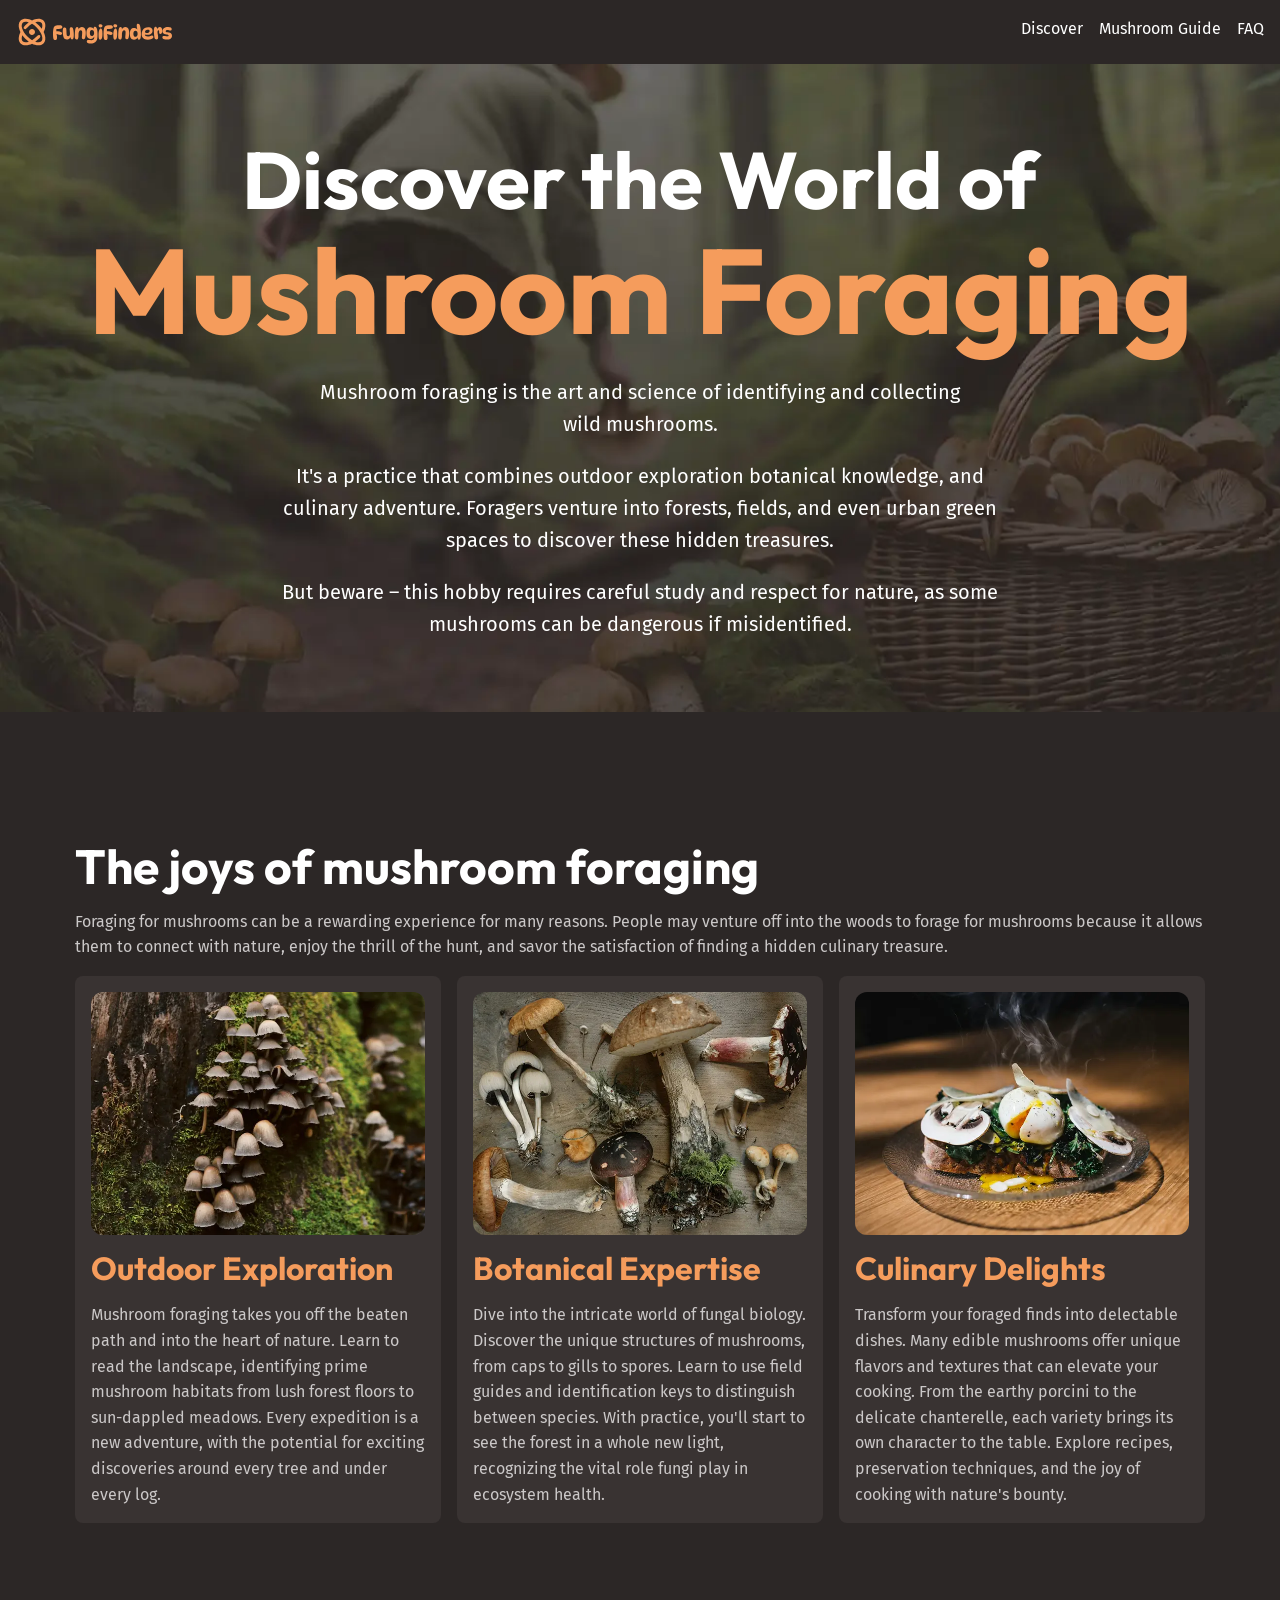
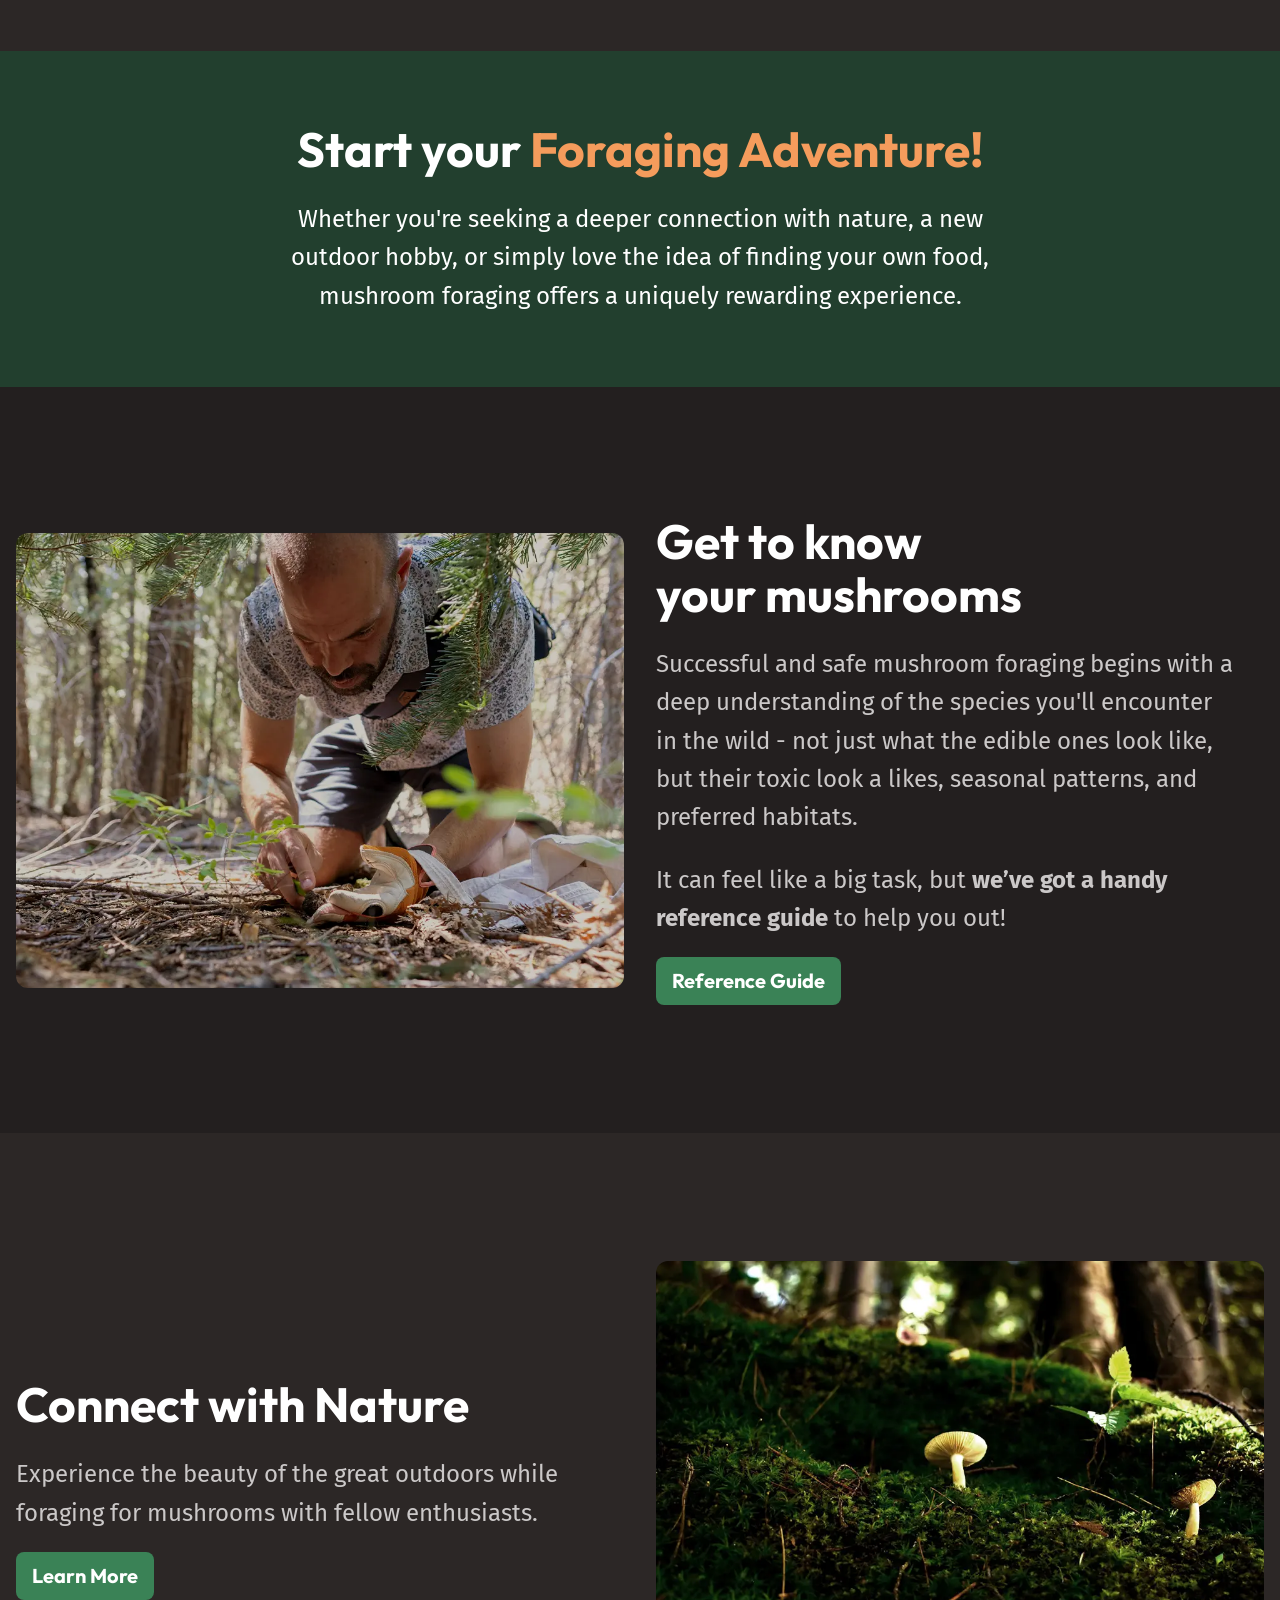
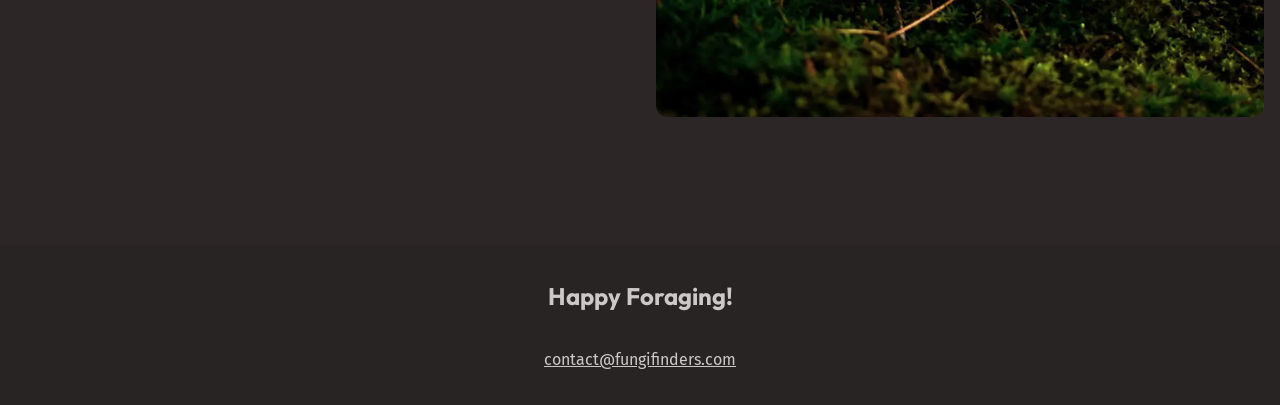
<file: index.html>
<!DOCTYPE html>
<html lang="en">
<head>
    <meta charset="UTF-8">
    <meta name="viewport" content="width=device-width, initial-scale=1.0">
    <title>Fungi Finder</title>
    <link rel="preconnect" href="https://fonts.googleapis.com" />
    <link rel="preconnect" href="https://fonts.gstatic.com" crossorigin />
    <link
    href="https://fonts.googleapis.com/css2?family=Fira+Sans:wght@400;700&family=Outfit:wght@100..900&display=swap"
    rel="stylesheet"
    />
    <link rel="stylesheet" href="./style.css" type="text/css" media="all">
    <script src="/main.js" defer></script>
</head>
<body>
    <a class="skip-to-main" href="#main">Skip to main Content</a>
    <header class="site-header">
        <div class="wrapper" data-width="wide">
            <div class="site-header__inner">
                <img src="/assets/fungi-finders.svg" alt="Fungi Finders">
                <button aria-controls="primary-nav" aria-expanded="false">
                    <span class="visually-hidden">Menu</span>
                    <img src="/assets/hamburger.svg" alt="">
                </button>
                <nav id="primary-nav" class="primary-navigation">
                    <ul role="list">
                        <li><a href="/">Discover</a></li>
                        <li><a href="/mushroom-guide.html">Mushroom Guide</a></li>
                        <li><a href="/mushroom-guide.html#faq">FAQ</a></li>
                    </ul>
                </nav>
            </div>
        </div>
    </header>
    <main id="main">
    <section class="hero flow section" data-padding="compact">
        <div class="wrapper">
            <h1 class="hero__title">Discover the World of <span>Mushroom Foraging</span></h1>
        </div>
        <div class="wrapper" data-width="narrow">
            <div class="flow">
                <p>Mushroom foraging is the art and science of identifying and collecting wild mushrooms.</p>
                <p>It's a practice that combines outdoor exploration botanical knowledge, and culinary adventure. Foragers venture into forests, fields, and even urban green spaces to discover these hidden treasures.</p>
                <p>But beware – this hobby requires careful study and respect for nature, as some mushrooms can be dangerous if misidentified.</p>
            </div>
        </div>
    </section>

    <section class="section">
        <div class="wrapper flow">
            <div class="flow">
                <h2 class="section-title">The joys of mushroom foraging</h2>
                <p>Foraging for mushrooms can be a rewarding experience for many reasons. People may venture off into the woods to forage for mushrooms because it allows them to connect with nature, enjoy the thrill of the hunt, and savor the satisfaction of finding a hidden culinary treasure.</p>
            </div>
                <!-- Three-columns -->
                <div class="equal-columns">
                    <div class="card">
                        <img src="/assets/outdoor-exploration.webp" alt="Tightly grouped brown mushrooms growing up a mossy tree trunk">
                        <h3 class="card__title">Outdoor Exploration</h3>
                        <p>Mushroom foraging takes you off the beaten path and into the heart of nature. Learn to read the landscape, identifying prime mushroom habitats from lush forest floors to sun-dappled meadows. Every expedition is a new adventure, with the potential for exciting discoveries around every tree and under every log.</p>
                    </div>
                    <div class="card">
                        <img src="/assets/botanical-expertise.webp" alt="Wild mushrooms on the table">
                        <h3 class="card__title">Botanical Expertise</h3>
                        <p>Dive into the intricate world of fungal biology. Discover the unique structures of mushrooms, from caps to gills to spores. Learn to use field guides and identification keys to distinguish between species. With practice, you'll start to see the forest in a whole new light, recognizing the vital role fungi play in ecosystem health.
                        </p>
                    </div>
                    <div class="card">
                        <img src="/assets/culinary-delight.webp" alt="A plate of food with mushrooms on top">
                        <h3 class="card__title">Culinary Delights</h3>
                        <p>Transform your foraged finds into delectable dishes. Many edible mushrooms offer unique flavors and textures that can elevate your cooking. From the earthy porcini to the delicate chanterelle, each variety brings its own character to the table. Explore recipes, preservation techniques, and the joy of cooking with nature's bounty.</p>
                    </div>
                </div>
        </div>
    </section>

    <section class="background-accent text-center section" data-padding="compact">
        <div class="wrapper" data-width="narrow">
            <div class="flow font-size-lg text-high-contrast">
                <h2 class="section-title">Start your <span class="text-brand">Foraging Adventure!</span></h2>
                <p>Whether you're seeking a deeper connection with nature, a new outdoor hobby, or simply love the idea of finding your own food, mushroom foraging offers a uniquely rewarding experience.</p>
            </div>
        </div>
    </section>

    <section class="background-extra-dark section">
        <!-- two-columns -->
        <div class="wrapper" data-width="wide">
            <div class="equal-columns" data-gap="large" data-alignment="centered">
                <div>
                    <img src="/assets/get-to-know.webp" alt="A man on his hands and knees harvesting a wild mushrooms in the forest">
                </div>
                <div class="flow font-size-lg">
                    <h2 class="section-title">Get to know your mushrooms</h2>
                    <p>Successful and safe mushroom foraging begins with a deep understanding of the species you'll encounter in the wild - not just what the edible ones look like, but their toxic look a likes, seasonal patterns, and preferred habitats.</p>
                    <p>It can feel like a big task, but <strong>we’ve got a handy reference guide</strong> to help you out!</p>
                    <a class="button" href="#"><span class="visually-hidden">Learn more about wild mushrooms using our handy</span>Reference Guide</a>
                </div>
            </div>
        </div>
    </section>

    <section class="section">
        <!-- two-column -->
        <div class="wrapper" data-width="wide">
            <div class="equal-columns" data-gap="large" data-alignment="centered">
                <div class="flow font-size-lg">
                    <h2 class="section-title">Connect with Nature</h2>
                    <p>Experience the beauty of the great outdoors while foraging for mushrooms with fellow enthusiasts.</p>
                    <a class="button" href="#">Learn More <span class="visually-hidden">about the different types of mushrooms using our handy mushroom guide.</span></a>
                </div>
                <div>
                    <img src="/assets/nature.webp" alt="A small white mushroom growing on a mossy forest floor">
                </div>
            </div>
        </div>
    </section>

    </main>

    <footer class="site-footer">
        <p class="site-footer__title">Happy Foraging!</p>
        <a href="mailto:contact@fungifinders.com">contact@fungifinders.com</a>
    </footer>
</body>
</html>
</file>
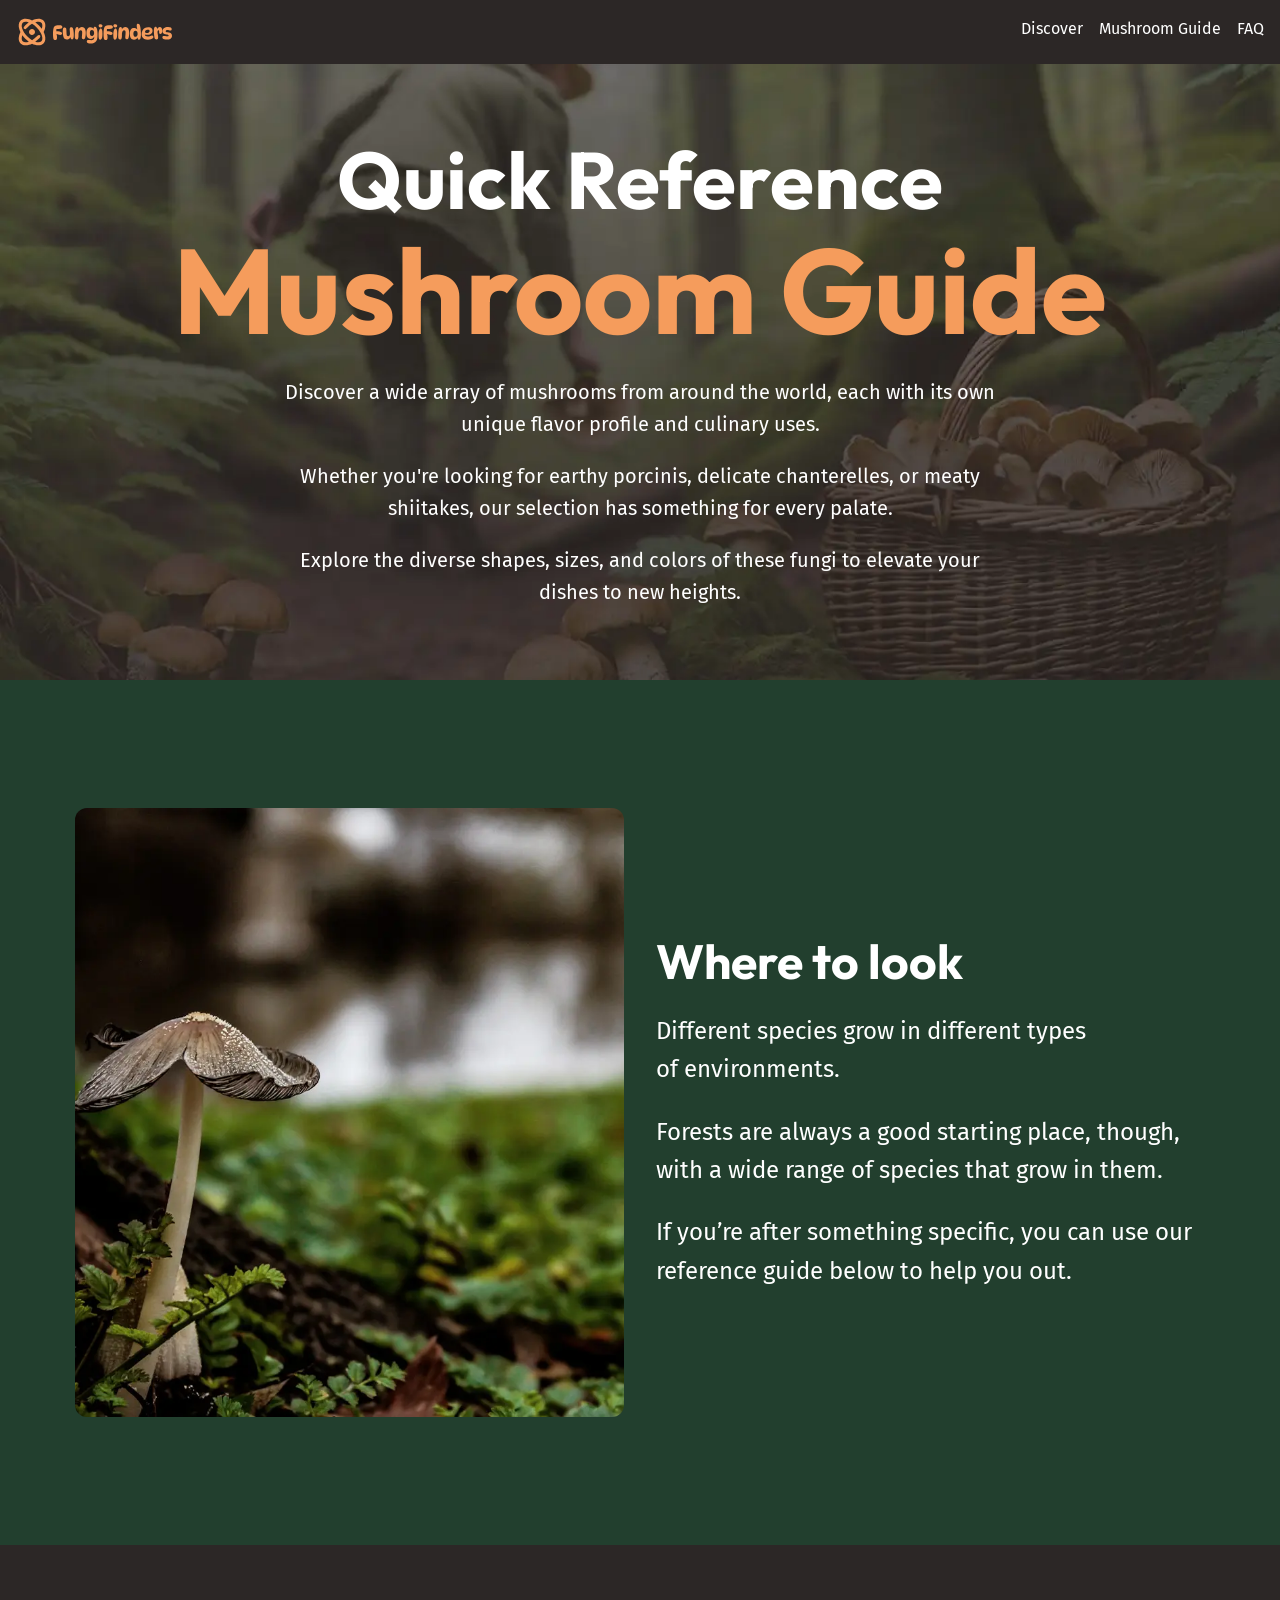
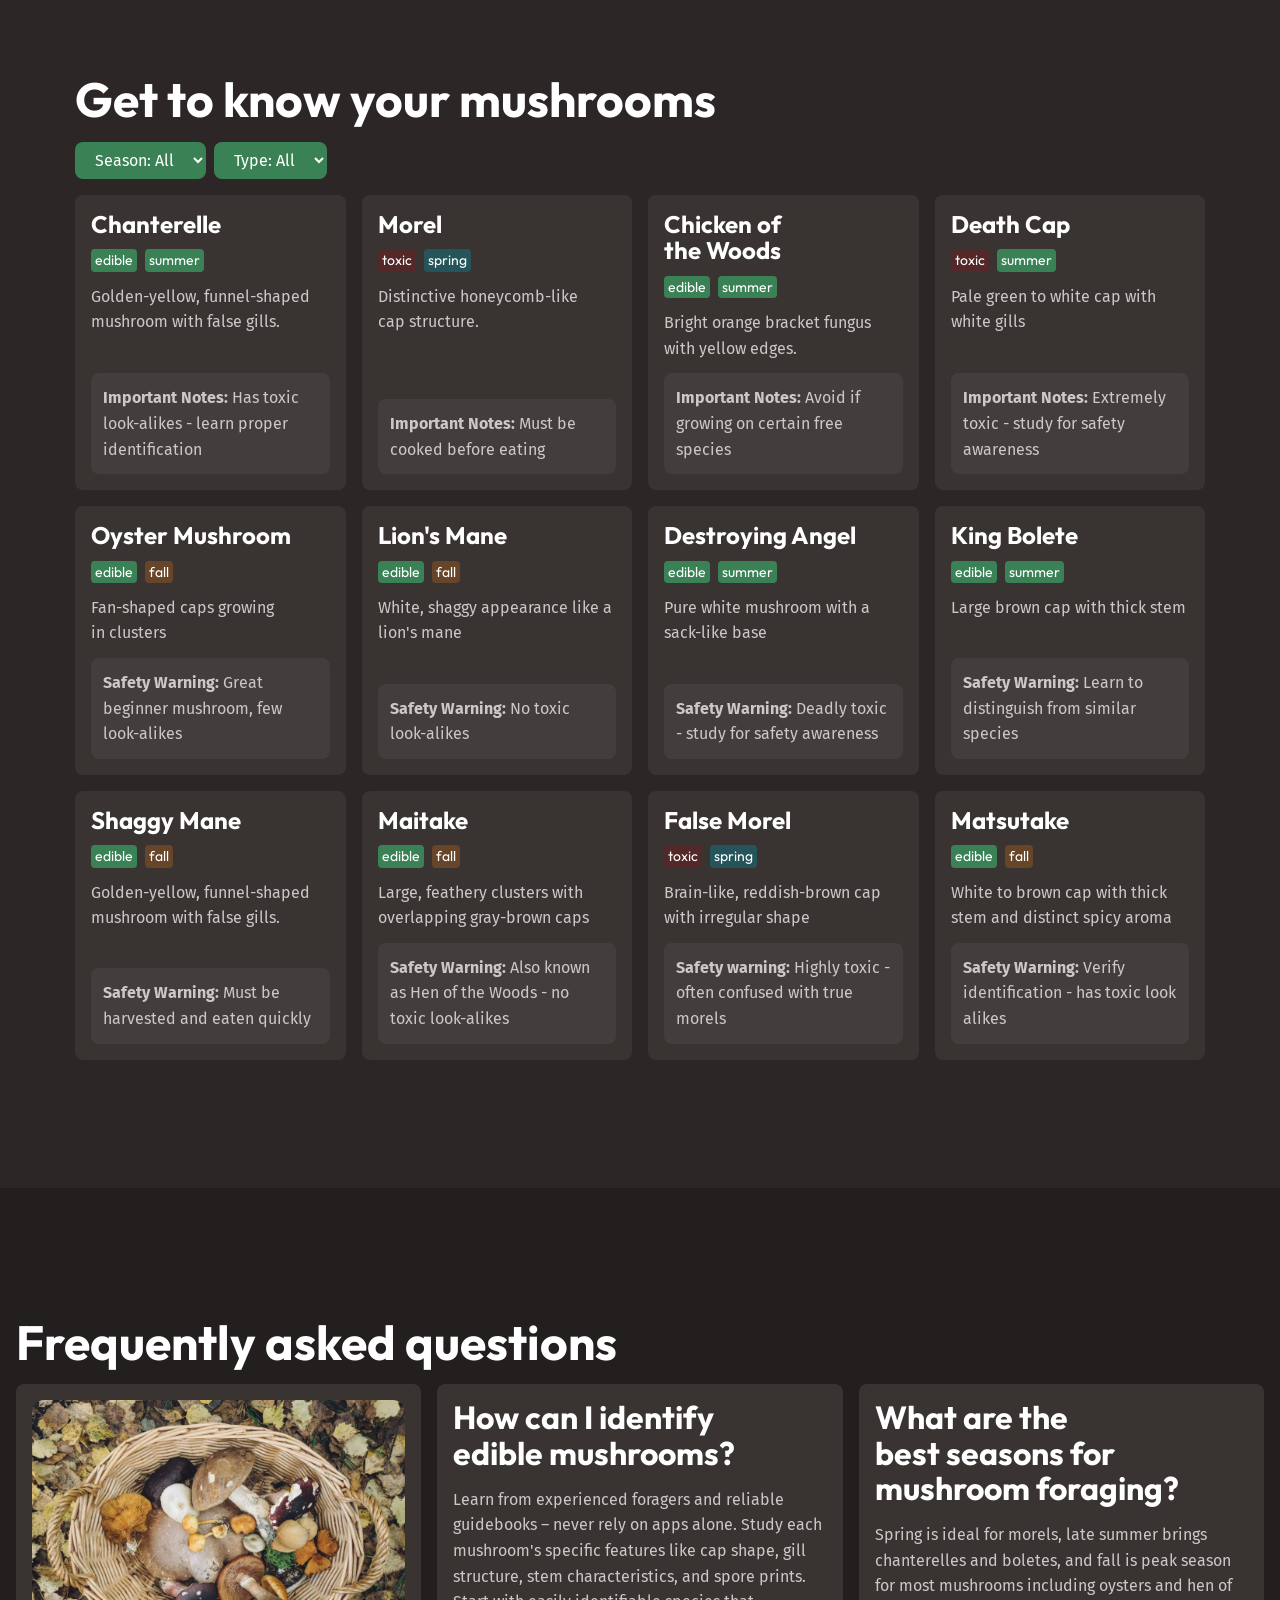
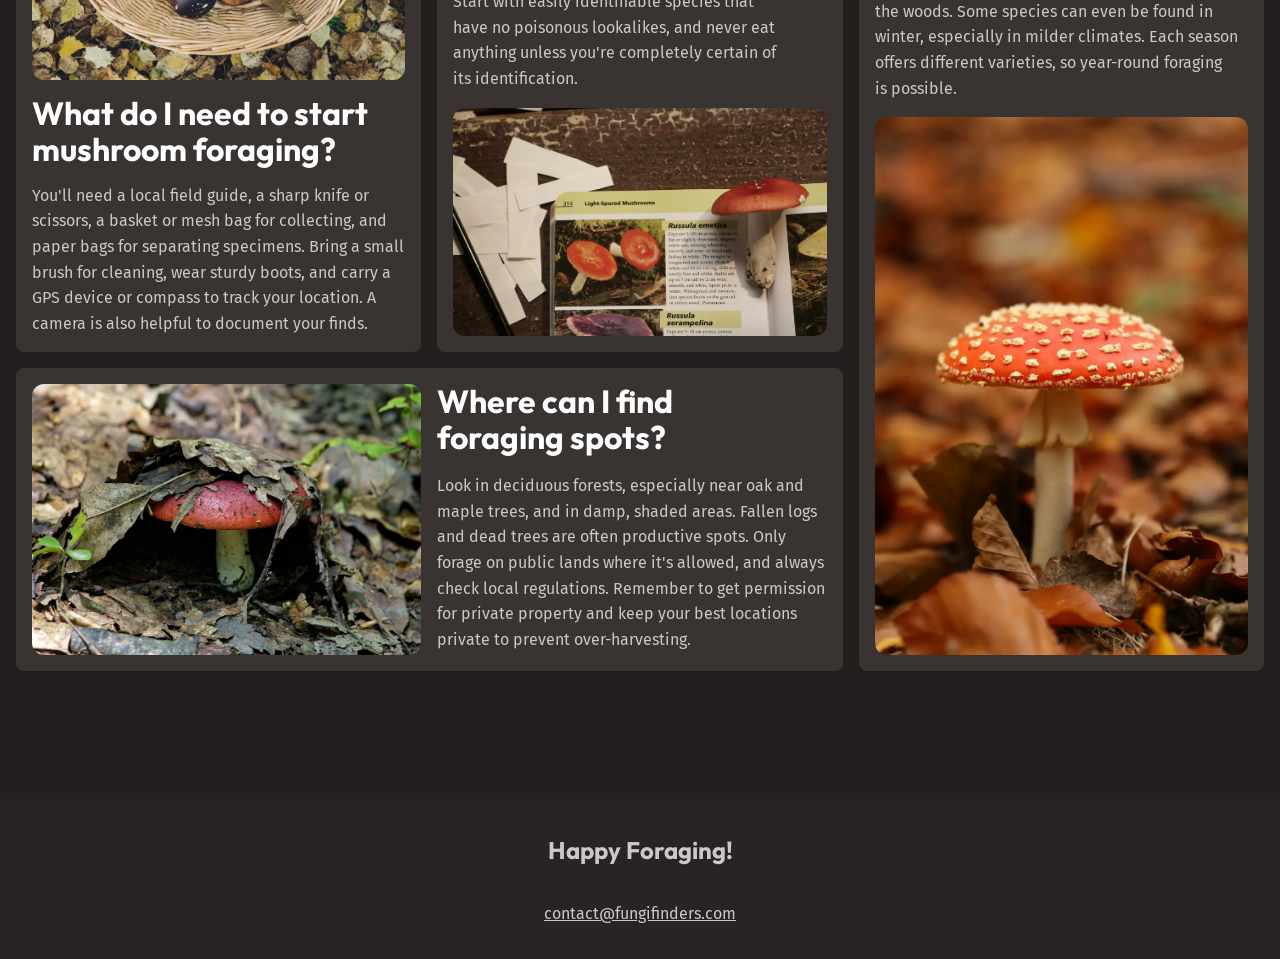
<file: mushroom-guide.html>
<!DOCTYPE html>
<html lang="en">

<head>
    <meta charset="UTF-8">
    <meta name="viewport" content="width=device-width, initial-scale=1.0">
    <title>Fungi Finder</title>
    <link rel="preconnect" href="https://fonts.googleapis.com" />
    <link rel="preconnect" href="https://fonts.gstatic.com" crossorigin />
    <link
        href="https://fonts.googleapis.com/css2?family=Fira+Sans:wght@400;700&family=Outfit:wght@100..900&display=swap"
        rel="stylesheet" />
    <link rel="stylesheet" href="./style.css" type="text/css" media="all">
    <script src="/main.js" defer></script>
    <script src="/mushroom-filter.js" defer></script>
</head>

<body>
    <a class="skip-to-main" href="#main">Skip to main Content</a>
    <header class="site-header">
        <div class="wrapper" data-width="wide">
            <div class="site-header__inner">
                <img src="/assets/fungi-finders.svg" alt="Fungi Finders">
                <button aria-controls="primary-nav" aria-expanded="false">
                    <span class="visually-hidden">Menu</span>
                    <img src="/assets/hamburger.svg" alt="">
                </button>
                <nav id="primary-nav" class="primary-navigation">
                    <ul role="list">
                        <li><a href="/">Discover</a></li>
                        <li><a href="/mushroom-guide.html">Mushroom Guide</a></li>
                        <li><a href="/mushroom-guide.html#faq">FAQ</a></li>
                    </ul>
                </nav>
            </div>
        </div>
    </header>
    <main id="main">
        <section class="hero flow section" data-padding="compact">
            <div class="wrapper">
                <h1 class="hero__title">Quick Reference<span>Mushroom Guide</span></h1>
            </div>
            <div class="wrapper" data-width="narrow">
                <div class="flow">
                    <p>Discover a wide array of mushrooms from around the world, each with its own unique flavor profile
                        and culinary uses.</p>
                    <p>Whether you're looking for earthy porcinis, delicate chanterelles, or meaty shiitakes, our
                        selection has something for
                        every palate.</p>
                    <p>Explore the diverse shapes, sizes, and colors of these fungi to elevate your dishes to new
                        heights.</p>
                </div>
            </div>
        </section>

        <!-- Where to Look -->
        <section class="background-accent section">
            <div class="wrapper">
                <div class="equal-columns" data-alignment="centered" data-gap="large">
                    <div>
                        <img src="/assets/where-to-look.webp"
                            alt="A white mushroom with a large cap growing on the forest floor.">
                    </div>
                    <div class="flow font-size-lg text-high-contrast">
                        <h2 class="section-title">Where to look</h2>
                        <p>Different species grow in different types of environments.</p>
                        <p>Forests are always a good starting place, though, with a wide range of species that grow in
                            them.</p>
                        <p>If you’re after something specific, you can use our reference guide below to help you out.
                        </p>
                    </div>
                </div>
            </div>
        </section>

        <section class="mushroom-guide section">
            <div class="wrapper">
                <div class="flow">
                <h2 class="section-title">Get to know your mushrooms</h2>
                <div class="flex-group">
                    <select name="season" id="season" hidden>
                    <option value="all">Season: All</option>
                        <option value="spring">Spring</option>
                        <option value="summer">Summer</option>
                        <option value="fall">Fall</option>
                    </select>
                    <select name="edible" id="edible" hidden>
                        <option value="all">Type: All</option>
                        <option value="edible">Edible</option>
                        <option value="toxic">Toxic</option>
                    </select>
                </div>

                <!-- grid of mushrooms -->
                <div class="grid-auto-fit">
                    <div class="card">
                        <h3 class="card__title">Chanterelle</h3>
                        <ul class="tag-list" role="list" aria-label="Mushroom Characteristic">
                            <li data-edible="edible">
                                <span class="visually-hidden">This mushroom is</span>
                                edible
                            </li>
                            <li data-season="summer">
                                <span class="visually-hidden">Best season to harvest this mushroom is</span>
                                summer
                            </li>
                        </ul>
                        <p>Golden-yellow, funnel-shaped mushroom with false gills.</p>
                        <div class="card__note">
                            <strong>Important Notes:</strong>
                            Has toxic look-alikes - learn proper identification
                        </div>
                    </div>

                    <div class="card">
                        <h3 class="card__title">Morel</h3>
                        <ul class="tag-list" role="list" aria-label="Mushroom Characteristic">
                            <li data-edible="toxic">
                                <span class="visually-hidden">This mushroom is</span>
                                toxic
                            </li>
                            <li data-season="spring">
                                <span class="visually-hidden">Best season to harvest this mushroom is</span>
                                spring
                            </li>
                        </ul>
                        <p>Distinctive honeycomb-like cap structure.</p>
                        <div class="card__note">
                            <strong>Important Notes:</strong>
                            Must be cooked before eating
                        </div>
                    </div>

                    <div class="card">
                        <h3 class="card__title">Chicken of the Woods</h3>
                        <ul class="tag-list" role="list" aria-label="Mushroom Characteristic">
                            <li data-edible="edible">
                                <span class="visually-hidden">This mushroom is</span>
                                edible
                            </li>
                            <li data-season="summer">
                                <span class="visually-hidden">Best season to harvest this mushroom is</span>
                                summer
                            </li>
                        </ul>
                        <p>Bright orange bracket fungus with yellow edges.</p>
                        <div class="card__note">
                            <strong>Important Notes:</strong>
                            Avoid if growing on certain free species
                        </div>
                    </div>

                    <div class="card">
                        <h3 class="card__title">Death Cap</h3>
                        <ul class="tag-list" role="list" aria-label="Mushroom Characteristic">
                            <li data-edible="toxic">
                                <span class="visually-hidden">This mushroom is</span>
                                toxic
                            </li>
                            <li data-season="summer">
                                <span class="visually-hidden">Best season to harvest this mushroom is</span>
                                summer
                            </li>
                        </ul>
                        <p>Pale green to white cap with white gills</p>
                        <div class="card__note">
                            <strong>Important Notes:</strong>
                            Extremely toxic - study for safety awareness
                        </div>
                    </div>

                    <div class="card">
                        <h3 class="card__title">Oyster Mushroom</h3>
                        <ul class="tag-list" role="list" aria-label="Mushroom Characteristic">
                            <li data-edible="edible">
                                <span class="visually-hidden">This mushroom is</span>
                                edible
                            </li>
                            <li data-season="fall">
                                <span class="visually-hidden">Best season to harvest this mushroom is</span>
                                fall
                            </li>
                        </ul>
                        <p>Fan-shaped caps growing in clusters</p>
                        <div class="card__note">
                            <strong>Safety Warning:</strong>
                            Great beginner mushroom, few look-alikes
                        </div>
                    </div>

                    <div class="card">
                        <h3 class="card__title">Lion's Mane</h3>
                        <ul class="tag-list" role="list" aria-label="Mushroom Characteristic">
                            <li data-edible="edible">
                                <span class="visually-hidden">This mushroom is</span>
                                edible
                            </li>
                            <li data-season="fall">
                                <span class="visually-hidden">Best season to harvest this mushroom is</span>
                                fall
                            </li>
                        </ul>
                        <p>White, shaggy appearance like a lion's mane</p>
                        <div class="card__note">
                            <strong>Safety Warning:</strong>
                            No toxic look-alikes
                        </div>
                    </div>

                    <div class="card">
                        <h3 class="card__title">Destroying Angel</h3>
                        <ul class="tag-list" role="list" aria-label="Mushroom Characteristic">
                            <li data-edible="edible">
                                <span class="visually-hidden">This mushroom is</span>
                                edible
                            </li>
                            <li data-season="summer">
                                <span class="visually-hidden">Best season to harvest this mushroom is</span>
                                summer
                            </li>
                        </ul>
                        <p>Pure white mushroom with a sack-like base</p>
                        <div class="card__note">
                            <strong>Safety Warning:</strong>
                            Deadly toxic - study for safety awareness
                        </div>
                    </div>

                    <div class="card">
                        <h3 class="card__title">King Bolete</h3>
                        <ul class="tag-list" role="list" aria-label="Mushroom Characteristic">
                            <li data-edible="edible">
                                <span class="visually-hidden">This mushroom is</span>
                                edible
                            </li>
                            <li data-season="summer">
                                <span class="visually-hidden">Best season to harvest this mushroom is</span>
                                summer
                            </li>
                        </ul>
                        <p>Large brown cap with thick stem</p>
                        <div class="card__note">
                            <strong>Safety Warning:</strong>
                            Learn to distinguish from similar species
                        </div>
                    </div>

                    <div class="card">
                        <h3 class="card__title">Shaggy Mane</h3>
                        <ul class="tag-list" role="list" aria-label="Mushroom Characteristic">
                            <li data-edible="edible">
                                <span class="visually-hidden">This mushroom is</span>
                                edible
                            </li>
                            <li data-season="fall">
                                <span class="visually-hidden">Best season to harvest this mushroom is</span>
                                fall
                            </li>
                        </ul>
                        <p>Golden-yellow, funnel-shaped mushroom with false gills.</p>
                        <div class="card__note">
                            <strong>Safety Warning:</strong>
                            Must be harvested and eaten quickly
                        </div>
                    </div>

                    <div class="card">
                        <h3 class="card__title">Maitake</h3>
                        <ul class="tag-list" role="list" aria-label="Mushroom Characteristic">
                            <li data-edible="edible">
                                <span class="visually-hidden">This mushroom is</span>
                                edible
                            </li>
                            <li data-season="fall">
                                <span class="visually-hidden">Best season to harvest this mushroom is</span>
                                fall
                            </li>
                        </ul>
                        <p>Large, feathery clusters with overlapping gray-brown caps</p>
                        <div class="card__note">
                            <strong>Safety Warning:</strong>
                            Also known as Hen of the Woods - no toxic look-alikes
                        </div>
                    </div>

                    <div class="card">
                        <h3 class="card__title">False Morel</h3>
                        <ul class="tag-list" role="list" aria-label="Mushroom Characteristic">
                            <li data-edible="toxic">
                                <span class="visually-hidden">This mushroom is</span>
                                toxic
                            </li>
                            <li data-season="spring">
                                <span class="visually-hidden">Best season to harvest this mushroom is</span>
                                spring
                            </li>
                        </ul>
                        <p>Brain-like, reddish-brown cap with irregular shape</p>
                        <div class="card__note">
                            <strong>Safety warning:</strong>
                            Highly toxic - often confused with true morels
                        </div>
                    </div>

                    <div class="card">
                        <h3 class="card__title">Matsutake</h3>
                        <ul class="tag-list" role="list" aria-label="Mushroom Characteristic">
                            <li data-edible="edible">
                                <span class="visually-hidden">This mushroom is</span>
                                edible
                            </li>
                            <li data-season="fall">
                                <span class="visually-hidden">Best season to harvest this mushroom is</span>
                                fall
                            </li>
                        </ul>
                        <p>White to brown cap with thick stem and distinct spicy aroma</p>
                        <div class="card__note">
                            <strong>Safety Warning:</strong>
                            Verify identification - has toxic look alikes
                        </div>
                    </div>
                    <div class="no-matches" hidden>No matches for these filters</div>
                </div>
            </div>
        </div>
        </section>

        <!-- FAQ -->
        <section id="faq" class="background-extra-dark section">
            <div class="wrapper flow" data-width="wide">
                <h2 class="section-title">Frequently asked questions</h2>
                <div class="faq-bento">
                <div class="card">
                    <img src="/assets/start-foraging.webp" alt="A basket full of wild mushrooms">
                    <h3 class="card__title">What do I need to start mushroom foraging?</h3>
                    <p>You'll need a local field guide, a sharp knife or scissors, a basket or mesh bag for collecting,
                        and paper bags for
                        separating specimens. Bring a small brush for cleaning, wear sturdy boots, and carry a GPS
                        device or compass to track
                        your location. A camera is also helpful to document your finds.</p>
                </div>

                <div class="card">
                    <img src="/assets/identify-mushrooms.webp"
                        alt="A mushroom on top of a book showing the information about that mushroom.">
                    <h3 class="card__title">How can I identify edible mushrooms?</h3>
                    <p>Learn from experienced foragers and reliable guidebooks – never rely on apps alone. Study each
                        mushroom's specific
                        features like cap shape, gill structure, stem characteristics, and spore prints. Start with
                        easily identifiable species
                        that have no poisonous lookalikes, and never eat anything unless you're completely certain of
                        its identification.</p>
                </div>

                <div class="card">
                    <img src="/assets/where-to-find.webp"
                        alt="A mushroom with a red cap, poking out form a pile of leaves.">
                    <h3 class="card__title">Where can I find foraging spots?</h3>
                    <p>Look in deciduous forests, especially near oak and maple trees, and in damp, shaded areas. Fallen
                        logs and dead trees
                        are often productive spots. Only forage on public lands where it's allowed, and always check
                        local regulations. Remember
                        to get permission for private property and keep your best locations private to prevent
                        over-harvesting.</p>
                </div>

                <div class="card">
                    <img src="/assets/best-seasons.webp"
                        alt="A red capped mushroom with white dots on it, growing out a leafy forest floor.">
                    <h3 class="card__title">What are the best seasons for mushroom foraging?</h3>
                    <p>Spring is ideal for morels, late summer brings chanterelles and boletes, and fall is peak season
                        for most mushrooms
                        including oysters and hen of the woods. Some species can even be found in winter, especially in
                        milder climates. Each
                        season offers different varieties, so year-round foraging is possible.</p>
                </div>
            </div>
            </div>
        </section>

    </main>

    <footer class="site-footer">
        <p class="site-footer__title">Happy Foraging!</p>
        <a href="mailto:contact@fungifinders.com">contact@fungifinders.com</a>
    </footer>
</body>

</html>
</file>
<file: style.css>
@view-transition {
    navigation: auto;
}
/* above code is supported only in chrome/edge but for firefox/safari support is still pending */

@layer reset {
    *,
    *::before,
    *::after {
    box-sizing: border-box;
    }

    /* https://kilianvalkhof.com/2022/css-html/your-css-reset-needs-text-size-adjust-probably/ */
    html {
    -moz-text-size-adjust: none;
    -webkit-text-size-adjust: none;
    text-size-adjust: none;
    }

    body,
    h1,
    h2,
    h3,
    h4,
    p,
    figure,
    blockquote,
    dl,
    dd {
    margin: 0;
    }

    /* https://www.scottohara.me/blog/2019/01/12/lists-and-safari.html */
    [role="list"] {
    list-style: none;
    margin: 0;
    padding: 0;
    }

    body {
    min-block-size: 100vh;
    line-height: 1.6;
    }

    h1,
    h2,
    h3,
    button,
    input,
    label {
    line-height: 1.1;
    }

    h1,
    h2,
    h3,
    h4 {
    text-wrap: balance;
    }

    p,
    li {
    text-wrap: pretty;
    }

    img,
    picture {
    max-inline-size: 100%;
    display: block;
    }

    input,
    button,
    textarea,
    select {
    font: inherit;
    }
}

@layer base {
    :root {
        --clr-white: hsl(0, 0%, 100%);
        --clr-gray-100: hsl(0, 2%, 79%);
        --clr-brand-400: hsl(25, 88%, 75%);
        --clr-brand-500: hsl(25, 88%, 66%);
        --clr-green-400: hsl(143, 19%, 49%);
        --clr-green-500: hsl(143, 38%, 37%);
        --clr-green-600: hsl(145, 29%, 19%);
        --clr-brown-500: hsl(10, 5%, 25%);
        --clr-brown-600: hsl(9, 7%, 21%);
        --clr-brown-700: hsl(9, 8%, 16%);
        --clr-brown-800: hsl(0, 6%, 15%);
        --clr-brown-900: hsl(0, 6%, 13%);

        --clr-orange-500: hsl(28, 43%, 28%);
        --clr-red-500: hsl(359, 34%, 24%);
        --clr-teal-500: hsl(186, 42%, 25%);

        --ff-heading: "Outfit", sans-serif;
        --ff-body: "Fira Sans", sans-serif;

        --fs-300: 0.875rem;
        --fs-400: 1rem;
        --fs-500: 1.125rem;
        --fs-600: 1.25rem;
        --fs-700: 1.5rem;
        --fs-800: 2rem;
        --fs-900: 3.75rem;
        --fs-1000: 3.75rem;

        @media (width > 760px) {
        --fs-300: 0.875rem;
        --fs-400: 1rem;
        --fs-500: 1.25rem;
        --fs-600: 1.5rem;
        --fs-700: 2rem;
        --fs-800: 3rem;
        --fs-900: 5rem;
        --fs-1000: 7.5rem;
    }
}

    :root {
        --text-main: var(--clr-gray-100);
        --text-high-contrast: var(--clr-white);
        --text-brand: var(--clr-brand-500);
        --text-brand-light: var(--clr-brand-400);

        --background-accent-light: var(--clr-green-400);
        --background-accent-main: var(--clr-green-500);
        --background-accent-dark: var(--clr-green-600);

        --background-extra-light: var(--clr-brown-500);
        --background-light: var(--clr-brown-600);
        --background-main: var(--clr-brown-700);
        --background-dark: var(--clr-brown-800);
        --background-extra-dark: var(--clr-brown-900);

        --font-size-heading-sm: var(--fs-700);
        --font-size-heading-regular: var(--fs-800);
        --font-size-heading-lg: var(--fs-900);
        --font-size-heading-xl: var(--fs-1000);

        --font-size-sm: var(--fs-300);
        --font-size-regular: var(--fs-400);
        --font-size-md: var(--fs-500);
        --font-size-lg: var(--fs-600);

        --border-radius-1: 0.25rem;
        --border-radius-2: 0.5rem;
        --border-radius-3: 0.75rem;
    }
    html {
        font-family: var(--ff-body);
        line-height: 1.6;
        scroll-padding: 3rem;
    }

    @media (prefers-reduced-motion: no-preference) {
        html {
            scroll-behavior: smooth;
        }
    }

    body {
        font-size: var(--font-size-regular);
        color: var(--text-main);
        background-color: var(--background-main);
    }

    h1, h2, h3, h4 {
        font-family: var(--ff-heading);
        color: var(--text-high-contrast);
    }

    h1 {
        font-size: var(--font-size-heading-lg);
    }

    a {
        color: var(--text-high-contrast);
    }

    a:hover,
    a:focus-visible {
        color: var(--text-brand-light);
    }

    img {
        border-radius: var(--border-radius-3);
    }

}

@layer layout {
    .flex-group {
        display: flex;
        flex-wrap: wrap;
        gap: 0.5rem;
    }

    .flow > * + * {
        margin-top: var(--flow-spacer, 1em);
    }
    /* .flow > * + * "selects everything except the first direct child (* + *)" || alternatively we can use .flow > where:not(:first-child) to achieve same thing */

    .grid-flow {
        display: grid;
        gap: var(--grid-flow-space, 1rem);
    }

    .grid-auto-fit {
        --auto-fit-min-col-size: 250px;
        display: grid;
        gap: 1rem;
        grid-template-columns: repeat(auto-fit, minmax(min(var(--auto-fit-min-col-size), 100%), 1fr));
    }

    /*
    above .grid-auto-fit there we can use "auto-fill" also so the grids won't took extra space there as it right now
    taking because of using the "auto-fit"
    P.s don't forget to change class name in mushroom-guide.html page
    */

    .wrapper {
        --wrapper-max-width: 1130px;
        --wrapper-padding: 1rem;

        max-width: var(--wrapper-max-width);
        margin-inline: auto;
        padding-inline: var(--wrapper-padding);
        box-sizing: content-box;

    &[data-width="narrow"] {
        --wrapper-max-width: 720px;
    }

    &[data-width="wide"] {
        --wrapper-max-width: 1330px;
    }
    }

    .section {
        --padding: 3.75rem;

        padding-block: var(--padding);

        @media (width > 760px) {
            --padding: 8rem;

            &[data-padding="compact"] {
            --padding: 4.5rem;
            }
        }
    }

    .equal-columns {
        display: grid;
        gap: var(--equal-columns-gap, 1rem);
        align-items: var(--equal-columns-vertical-alignment, start);


        &[data-gap="large"] {
            --equal-columns-gap: 2rem;
        }

        &[data-alignment="centered"] {
            --equal-columns-vertical-alignment: center;
        }

        @media (width > 760px) {
            grid-auto-flow: column;
            grid-auto-columns: 1fr;
        }
    }
}

@layer components {
    .skip-to-main:not(:focus) {
        clip: rect(0 0 0 0);
        clip-path: inset(50%);
        height: 1px;
        overflow: hidden;
        position: absolute;
        white-space: nowrap;
        width: 1px;
    }

    .skip-to-main {
        position: absolute;
        background: var(--background-accent-main);
        padding: 1rem;
        border-radius: var(--border-radius-2);
    }

    .site-header {
        padding-block: 1rem;
    }
    .site-header__inner {
        display: flex;
        gap: 0.5rem 1rem;
        flex-wrap: wrap;
        justify-content: space-between;
    }

    [aria-controls="primary-nav"] {
        z-index: 100;
        cursor: pointer;
        background: transparent;
        border: 0;

        img {
            border-radius: 0;
        }
    }

    [aria-controls="primary-nav"] {
        display: none;
    }

    .primary-navigation {
        ul {
            display: flex;
            flex-wrap: wrap;
            gap: 0.5rem 1rem;
        }

        a {
            text-decoration: none;
        }


        @media (width < 760px) {
        & {
            display: none;
            opacity: 0;
            transition: opacity 1s, display 1s, translate 1s;
            transition-behavior: allow-discrete;
            translate: 100% 0;

            position: absolute;
            z-index: 10;
            top: 0;
            right: 0;
            font-size: var(--font-size-lg);
            font-weight: 700;
            font-family: var(--ff-heading);
            background-color: var(--background-accent-main);
            padding: 2rem;
            border-radius: 0 0 0 var(--border-radius-3);
        }
            ul {
                gap: 0;
                flex-direction: column;
            }

            li {
                --delay: 1s;

                translate: 50%;
                transition: translate 1s var(--delay), opacity 1s var(--delay);
            }

            li:nth-child(2) {
                --delay: 1.25s;
            }

            li:nth-child(3) {
                --delay: 1.5s;
            }

            li + li {
                margin-block-start: 1.5rem;
                padding-block-start: 1.5rem;
                border-top: 2px solid var(--background-accent-light);
            }
        }
    }

    @media (width < 760px) {
        [aria-controls="primary-nav"] {
            display: block;
        }
        [aria-expanded="true"] ~ .primary-navigation {
            display: block;
            opacity: 1;
            translate: 0 0;

            @starting-style {
                opacity: 0;
                translate: 0 -100%;
            }

            li {
                translate: 0 0;
                opacity: 1;

                @starting-style {
                    opacity: 0;
                    translate: 50% 0;
                }
            }
        }
    }

    .site-footer {
        text-align: center;
        background-color: var(--background-dark);
        padding-block: 2rem;
        display: grid;
        gap: 2rem;

        a {
            color: var(--text-main);
        }

        a:hover,
        a:focus-visible {
            color: var(--text-brand-light);
        }

    }

    .site-footer__title {
        font-size: var(--font-size-lg);
        font-family: var(--ff-heading);
        font-weight: 700;
    }

    .hero {
        text-align: center;
        font-size: var(--font-size-md);
        color: var(--text-high-contrast);
        background-image: url(/assets/hero.webp);
        background-size: cover;

        animation: fade-out;
        animation-timeline: view();
        animation-range-start: exit;
    }

    .hero__title {
        font-size: var(--font-size-heading-lg);

        span {
            font-size: var(--font-size-heading-xl);
            color: var(--text-brand);
            display: block;
        }
    }

    .mushroom-guide {
        --card-title-font-size: var(--font-size-lg);
        --card-title-color: var(--text-high-contrast);
        --card-gap: 0.75rem;
    }

                .faq-bento {
                    --card-title-color: var(--text-high-contrast);
                    display: grid;
                    gap: 1rem;
                    grid-template-areas:
                        "card-one"
                        "card-two"
                        "card-three"
                        "card-four";

                    @media(width > 600px) {
                        grid-template-columns: repeat(2, 2fr);
                        grid-template-areas:
                            "card-one card-two"
                            "card-three card-four";
                    }

                    @media (width > 900px) {
                        grid-template-columns: repeat(3, 1fr);
                        grid-template-areas:
                            "card-one card-two card-four"
                            "card-three card-three card-four";
                    }

                    .card > img {
                        height: 100%;
                        object-fit: cover;
                    }

                    @media (width > 600px) {
                        .card:nth-child(even) > img {
                            order: 3;
                        }
                    }

                    .card:nth-child(1) {
                        grid-area: card-one;
                    }

                    .card:nth-child(2) {
                        grid-area: card-two;
                    }

                    .card:nth-child(3) {
                        grid-area: card-three;

                        @media(width > 900px) {
                            display: grid;
                            gap: 1rem;
                            grid-template-columns: 1fr 1fr;

                            img {
                                grid-column: 1 / 2;
                                grid-row: 1 / 3;
                            }
                        }
                    }

                    .card:nth-child(4) {
                        grid-area: card-four;
                    }
                }
    .card {
        display: flex;
        flex-direction: column;
        gap: var(--card-gap, 1rem);
        padding: 1rem;
        background-color: var(--background-light);
        border-radius: var(--border-radius-2);

        img {
            border-radius: var(--border-radius-3);
        }
    }

    .card__title {
        font-size: var(--card-title-font-size, var(--font-size-heading-sm));
        color: var(--card-title-color, var(--text-brand));
    }

    .card__note {
        margin-block-start: auto;
        background-color: var(--background-extra-light);
        padding: 0.75rem;
        border-radius: var(--border-radius-2);
    }

    .tag-list {
        display: flex;
        gap: 0.5rem;
        flex-wrap: wrap;

        li {
            font-family: var(--ff-heading);
            font-size: var(--font-size-sm);
            color: var(--text-high-contrast);
            padding: 0rem 0.25rem;
            background-color: var(--tag-bg, olive);
            border-radius: var(--border-radius-1);
        }

        [data-edible="edible"] {
            --tag-bg: var(--background-accent-main);
        }

        [data-edible="toxic"] {
            --tag-bg: var(--clr-red-500);
        }

        [data-season="summer"] {
            --tag-bg: var(--background-accent-main);
        }

        [data-season="spring"] {
            --tag-bg: var(--clr-teal-500);
        }

        [data-season="fall"] {
            --tag-bg: var(--clr-orange-500);
        }
    }

    .button {
        display: inline-flex;
        font-size: var(--font-size-md);
        text-decoration: none;
        cursor: pointer;
        padding: 0.5rem 1rem;
        background-color: var(--background-accent-main);
        font-family: var(--ff-heading);
        font-weight: 700;
        border-radius: var(--border-radius-2);
    }

    .button:hover,
    .button:focus-visible {
        color: var(--text-high-contrast);
        background-color: var(--background-accent-light);
    }

    select {
        padding: 0.5rem 1rem;
        background-color: var(--background-accent-main);
        border: 0;
        border-radius: var(--border-radius-2);
        color: var(--text-high-contrast);
    }
}

@layer utilities {
    [hidden]{
        display: none;
    }

    .resizing * {
        transition: none;
        animation-play-state: paused;
    }

    .text-center {
    text-align: center;
    }
    .text-brand {
    color: var(--text-brand);
    }
    .text-high-contrast {
    color: var(--text-high-contrast);
    }

    .section-title {
    font-size: var(--font-size-heading-regular);
    }

    .background-base {
    background-color: var(--background-base);
    }
    .background-light {
    background-color: var(--background-light);
    }
    .background-extra-light {
    background-color: var(--background-extra-light);
    }
    .background-dark {
    background-color: var(--background-dark);
    }
    .background-extra-dark {
    background-color: var(--background-extra-dark);
    }

    .background-accent {
    background-color: var(--background-accent-dark);
    }

    .font-size-sm {
    font-size: var(--font-size-sm);
    }
    .font-size-regular {
    font-size: var(--font-size-regular);
    }
    .font-size-md {
    font-size: var(--font-size-md);
    }
    .font-size-lg {
    font-size: var(--font-size-lg);
    }

    .visually-hidden {
        clip: rect(0 0 0 0);
        clip-path: inset(50%);
        height: 1px;
        overflow: hidden;
        position: absolute;
        white-space: nowrap;
        width: 1px;
    }
}

/*

1. The down below code is one way to use filtering for css not recommend because of its complexity
2. The down below code works only for spring season for remaining season we've to add additional code for other seasons

.mushroom-guide:has(#season [value="spring"]:checked)
    .card:not(:has([data-season="spring"])) {
        display: none;
    }
*/

@keyframes fade-out{
    from {
        opacity: 1;
    }
    to {
        opacity: 0;
    }
}
</file>
